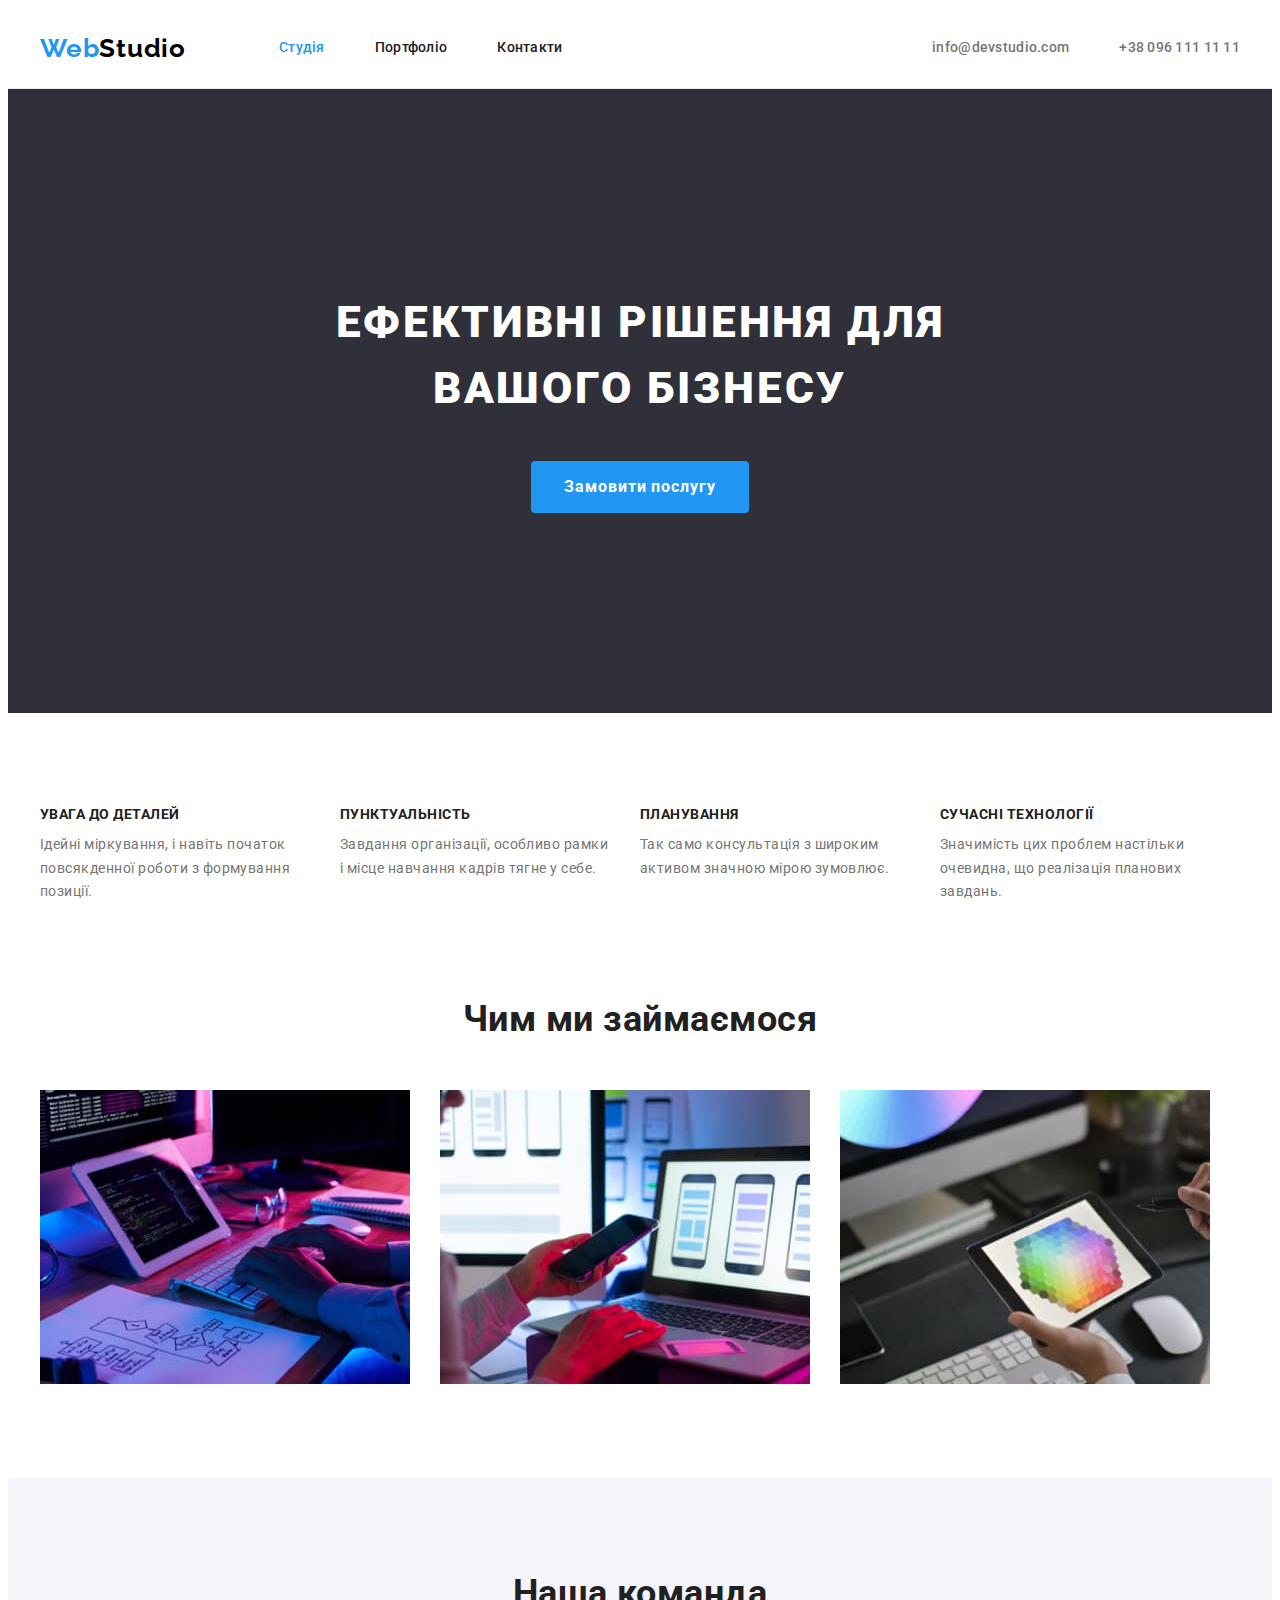
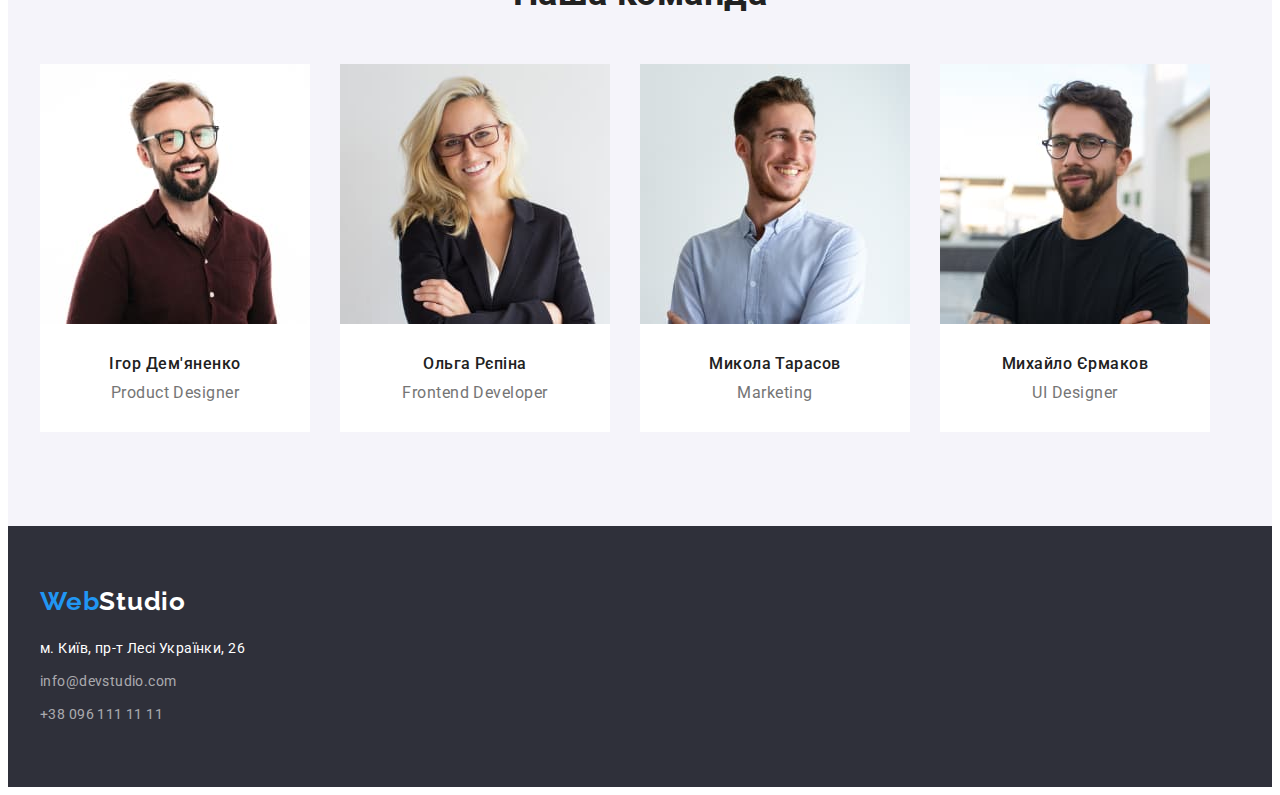
<file: index.html>
<!DOCTYPE html>
<html lang="uk">
  <head>
    <meta charset="UTF-8" />
    <meta http-equiv="X-UA-Compatible" content="IE=edge" />
    <meta name="viewport" content="width=device-width, initial-scale=1.0" />
    <title>Студія</title>
    <link rel="preconnect" href="https://fonts.googleapis.com" />
    <link rel="preconnect" href="https://fonts.gstatic.com" crossorigin />
    <link
      href="https://fonts.googleapis.com/css2?family=Raleway:wght@700&family=Roboto:wght@400;500;700;900&display=swap"
      rel="stylesheet"
    />
    <link
      rel="stylesheet"
      href="https://cdnjs.cloudflare.com/ajax/libs/modern-normalize/1.1.0/modern-normalize.min.css"
      integrity="sha512-wpPYUAdjBVSE4KJnH1VR1HeZfpl1ub8YT/NKx4PuQ5NmX2tKuGu6U/JRp5y+Y8XG2tV+wKQpNHVUX03MfMFn9Q=="
      crossorigin="anonymous"
      referrerpolicy="no-referrer"
    />
    <link rel="stylesheet" href="./css/styles.css" />
  </head>
  <body>
    <header class="header">
      <div class="container">
        <div class="header-nav">
          <nav class="nav">
            <a href="./index.html" lang="en" class="logo"
              >Web<span class="logo-black">Studio</span></a
            >
            <ul class="site-nav">
              <li class="link-nav"><a href="./index.html" class="link-current">Студія</a></li>
              <li class="link-nav"><a href="./portfolio.html" class="link">Портфоліо</a></li>
              <li class="link-nav"><a href="#" class="link">Контакти</a></li>
            </ul>
          </nav>
          <ul class="contact">
            <li class="link-nav">
              <a href="mailto:info@devstudio.com" class="link">info@devstudio.com</a>
            </li>
            <li class="link-nav"><a href="tel:+380961111111" class="link">+38 096 111 11 11</a></li>
          </ul>
        </div>
      </div>
    </header>
    <main>
      <section class="hero">
        <div class="container">
          <h1 class="hero-title">Ефективні рішення для вашого бізнесу</h1>
          <button type="button" class="button-hero">Замовити послугу</button>
        </div>
      </section>
      <section class="preference">
        <div class="container">
          <h2 class="visually-hidden">Наші переваги</h2>
          <ul class="preference-list">
            <li class="preference-paragraph">
              <h3 class="preference-title">Увага до деталей</h3>
              <p>Ідейні міркування, і навіть початок повсякденної роботи з формування позиції.</p>
            </li>
            <li class="preference-paragraph">
              <h3 class="preference-title">Пунктуальність</h3>
              <p>Завдання організації, особливо рамки і місце навчання кадрів тягне у себе.</p>
            </li>
            <li class="preference-paragraph">
              <h3 class="preference-title">Планування</h3>
              <p>Так само консультація з широким активом значною мірою зумовлює.</p>
            </li>
            <li class="preference-paragraph">
              <h3 class="preference-title">Сучасні технології</h3>
              <p>Значимість цих проблем настільки очевидна, що реалізація планових завдань.</p>
            </li>
          </ul>
        </div>
      </section>
      <section class="work">
        <div class="container">
          <h2 class="work-title">Чим ми займаємося</h2>
          <ul class="work-list">
            <li class="work-paragraph">
              <img src="./images/computer.jpg" alt="Людина працює за комп'ютером" width="370" />
            </li>
            <li class="work-paragraph">
              <img
                src="./images/smartphone.jpg"
                alt="Людина працює зі смартфоном і комп'ютером"
                width="370"
              />
            </li>
            <li class="work-paragraph">
              <img src="./images/tablet.jpg" alt="Людина працює з планшетом" width="370" />
            </li>
          </ul>
        </div>
      </section>
      <section class="team">
        <div class="container">
          <h2 class="team-title">Наша команда</h2>
          <ul class="team-list">
            <li class="team-paragraph">
              <img src="./images/prod_designer.jpg" alt="Чоловік в червоній рубашці" width="270" />
              <div class="container-card">
                <h3 class="name">Ігор Дем'яненко</h3>
                <p lang="en">Product Designer</p>
              </div>
            </li>
            <li class="team-paragraph">
              <img src="./images/frontend.jpg" alt="Жінка в чорному піджаку" width="270" />
              <div class="container-card">
                <h3 class="name">Ольга Рєпіна</h3>
                <p lang="en">Frontend Developer</p>
              </div>
            </li>
            <li class="team-paragraph">
              <img src="./images/marketing.jpg" alt="Чоловік в синій рубашці" width="270" />
              <div class="container-card">
                <h3 class="name">Микола Тарасов</h3>
                <p lang="en">Marketing</p>
              </div>
            </li>
            <li class="team-paragraph">
              <img src="./images/ui_designer.jpg" alt="Чоловік в чорній футболці" width="270" />
              <div class="container-card">
                <h3 class="name">Михайло Єрмаков</h3>
                <p lang="en">UI Designer</p>
              </div>
            </li>
          </ul>
        </div>
      </section>
    </main>
    <footer>
      <div class="container">
        <a href="./index.html" lang="en" class="logo-footer"
          >Web<span class="logo-white">Studio</span></a
        >
        <address class="address">
          <ul>
            <li class="link-footer">
              <a
                class="map"
                href="https://goo.gl/maps/W8Mo3k8APGKfxBTi7"
                target="_blank"
                rel="noopener noreferrer nofollow"
              >
                <span>м. Київ, пр-т Лесі Українки, 26</span></a
              >
            </li>
            <li class="link-footer">
              <a href="mailto:info@devstudio.com" lang="en" class="contact-footer"
                >info@devstudio.com</a
              >
            </li>
            <li class="link-footer">
              <a href="tel:+380961111111" class="contact-footer">+38 096 111 11 11</a>
            </li>
          </ul>
        </address>
      </div>
    </footer>
  </body>
</html>
</file>
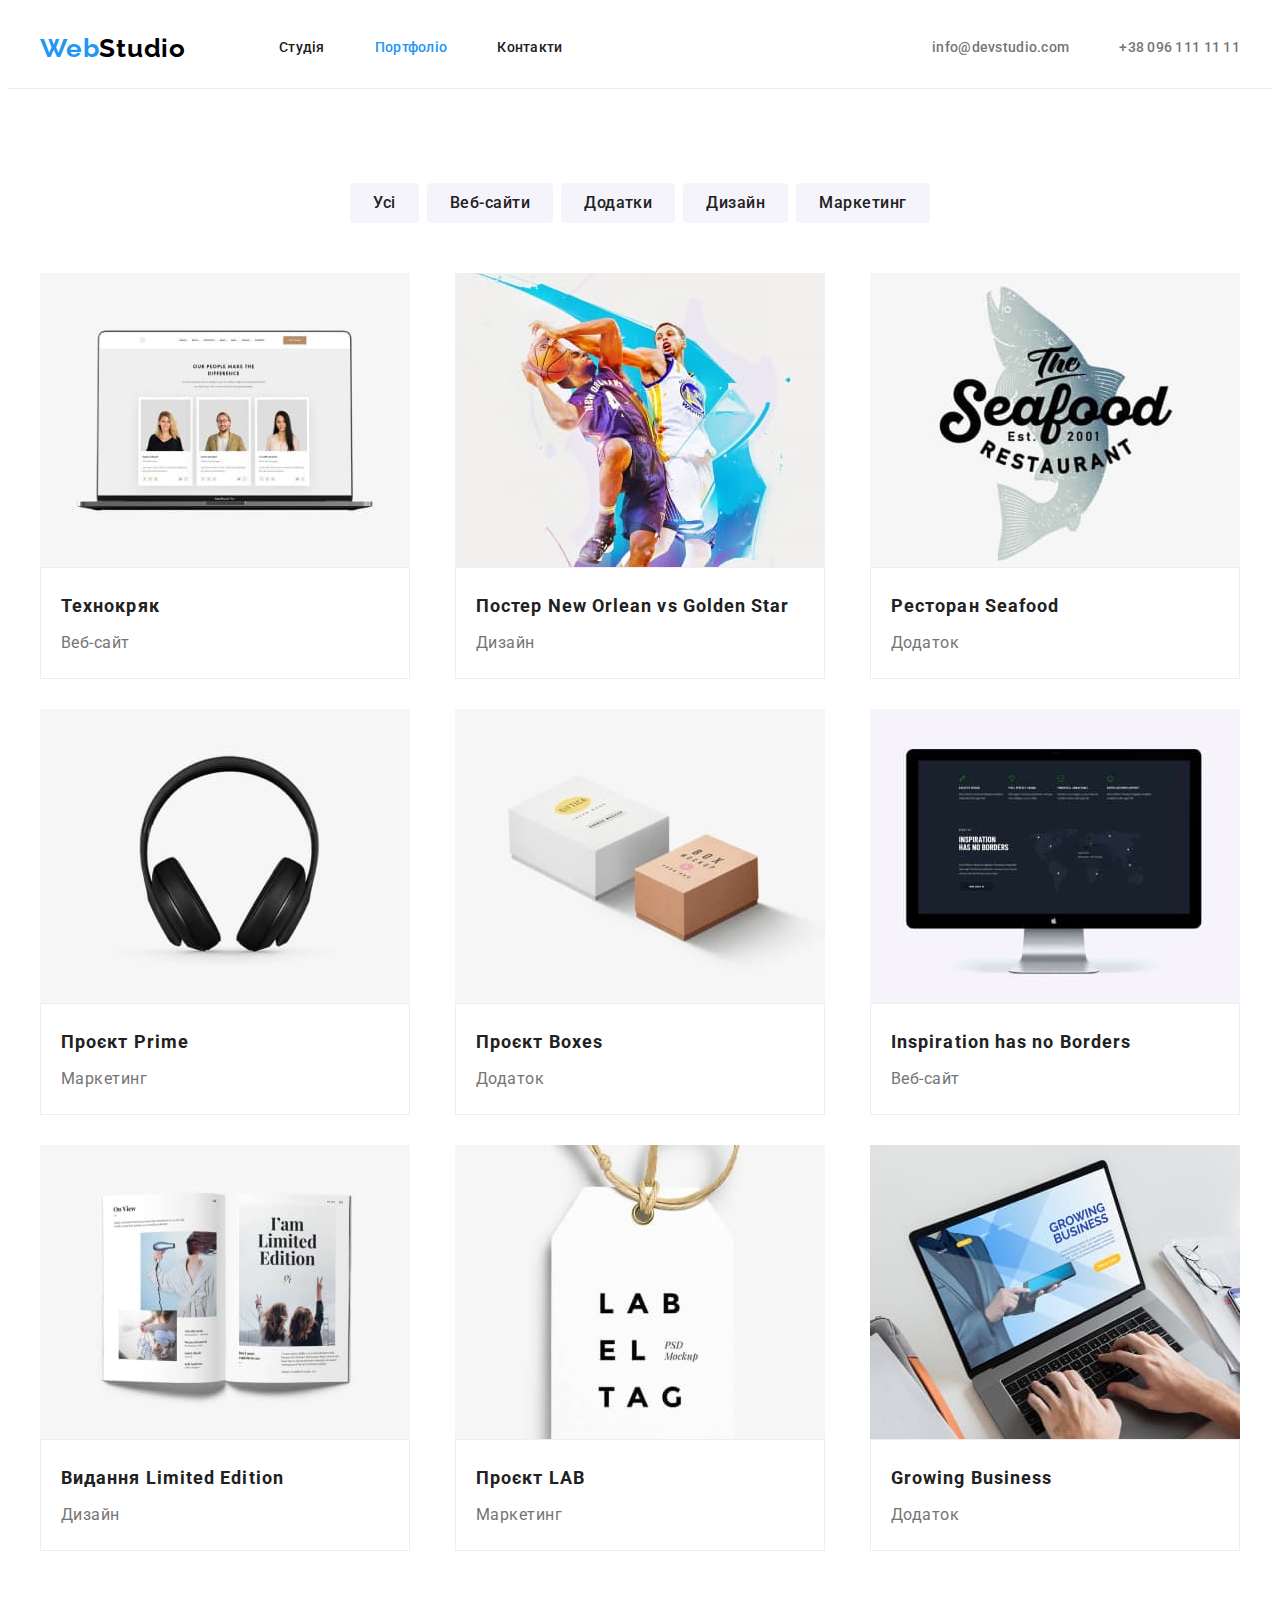
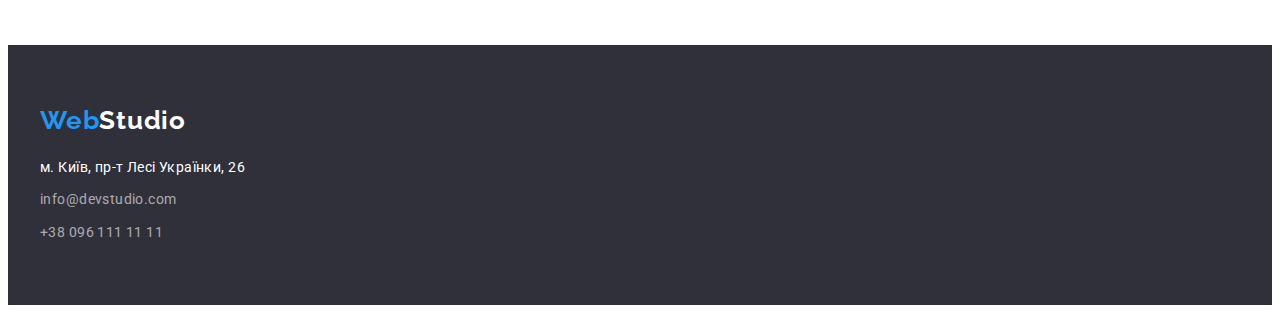
<file: portfolio.html>
<!DOCTYPE html>
<html lang="uk">
  <head>
    <meta charset="UTF-8" />
    <meta http-equiv="X-UA-Compatible" content="IE=edge" />
    <meta name="viewport" content="width=device-width, initial-scale=1.0" />
    <title>Портфоліо</title>
    <link rel="preconnect" href="https://fonts.googleapis.com" />
    <link rel="preconnect" href="https://fonts.gstatic.com" crossorigin />
    <link
      href="https://fonts.googleapis.com/css2?family=Raleway:wght@700&family=Roboto:wght@400;500;700;900&display=swap"
      rel="stylesheet"
    />
    <link
      rel="stylesheet"
      href="https://cdnjs.cloudflare.com/ajax/libs/modern-normalize/1.1.0/modern-normalize.min.css"
      integrity="sha512-wpPYUAdjBVSE4KJnH1VR1HeZfpl1ub8YT/NKx4PuQ5NmX2tKuGu6U/JRp5y+Y8XG2tV+wKQpNHVUX03MfMFn9Q=="
      crossorigin="anonymous"
      referrerpolicy="no-referrer"
    />
    <link rel="stylesheet" href="./css/styles.css" />
  </head>
  <body>
    <header class="header">
      <div class="container">
        <div class="header-nav">
          <nav class="nav">
            <a href="./index.html" lang="en" class="logo"
              >Web<span class="logo-black">Studio</span></a
            >
            <ul class="site-nav">
              <li class="link-nav"><a href="./index.html" class="link">Студія</a></li>
              <li class="link-nav">
                <a href="./portfolio.html" class="link-current">Портфоліо</a>
              </li>
              <li class="link-nav"><a href="#" class="link">Контакти</a></li>
            </ul>
          </nav>
          <ul class="contact">
            <li class="link-nav">
              <a href="mailto:info@devstudio.com" class="link">info@devstudio.com</a>
            </li>
            <li class="link-nav"><a href="tel:+380961111111" class="link">+38 096 111 11 11</a></li>
          </ul>
        </div>
      </div>
    </header>
    <main>
      <section class="section">
        <div class="container">
          <h1 class="visually-hidden">Портфоліо</h1>
          <h2 class="visually-hidden">Фільтр</h2>
          <ul class="filter">
            <li class="filter-liste"><button type="button" class="button">Усі</button></li>
            <li class="filter-liste"><button type="button" class="button">Веб-сайти</button></li>
            <li class="filter-liste"><button type="button" class="button">Додатки</button></li>
            <li class="filter-liste"><button type="button" class="button">Дизайн</button></li>
            <li class="filter-liste"><button type="button" class="button">Маркетинг</button></li>
          </ul>
          <h2 class="visually-hidden">Список робіт</h2>
          <ul class="list-work">
            <li>
              <img
                src="./images/project1.jpg"
                alt="Макбук із зображенням трьох людей"
                width="370"
              />
              <div class="container-work">
                <h3 class="title-list">Технокряк</h3>
                <p>Веб-сайт</p>
              </div>
            </li>
            <li>
              <img src="./images/project2.jpg" alt="Два баскетболіста з м'ячем" width="370" />
              <div class="container-work">
                <h3 class="title-list">Постер New Orlean vs Golden Star</h3>
                <p>Дизайн</p>
              </div>
            </li>
            <li>
              <img src="./images/project3.jpg" alt="Логотип ресторану" width="370" />
              <div class="container-work">
                <h3 class="title-list">Ресторан Seafood</h3>
                <p>Додаток</p>
              </div>
            </li>
            <li>
              <img src="./images/project4.jpg" alt="Чорні навушники" width="370" />
              <div class="container-work">
                <h3 class="title-list">Проєкт Prime</h3>
                <p>Маркетинг</p>
              </div>
            </li>
            <li>
              <img src="./images/project5.jpg" alt="Дві картонні коробки" width="370" />
              <div class="container-work">
                <h3 class="title-list">Проєкт Boxes</h3>
                <p>Додаток</p>
              </div>
            </li>
            <li>
              <img src="./images/project6.jpg" alt="Монітор із зображенням сайту" width="370" />
              <div class="container-work">
                <h3 class="title-list">Inspiration has no Borders</h3>
                <p>Веб-сайт</p>
              </div>
            </li>
            <li>
              <img src="./images/project7.jpg" alt="Глянцевий журнал" width="370" />
              <div class="container-work">
                <h3 class="title-list">Видання Limited Edition</h3>
                <p>Дизайн</p>
              </div>
            </li>
            <li>
              <img src="./images/project8.jpg" alt="Бірка" width="370" />
              <div class="container-work">
                <h3 class="title-list">Проєкт LAB</h3>
                <p>Маркетинг</p>
              </div>
            </li>
            <li>
              <img src="./images/project9.jpg" alt="Людина працює за ноутбуком" width="370" />
              <div class="container-work">
                <h3 class="title-list">Growing Business</h3>
                <p>Додаток</p>
              </div>
            </li>
          </ul>
        </div>
      </section>
    </main>
    <footer>
      <div class="container">
        <a href="./index.html" lang="en" class="logo-footer"
          >Web<span class="logo-white">Studio</span></a
        >
        <address class="address">
          <ul>
            <li class="link-footer">
              <a
                class="map"
                href="https://goo.gl/maps/W8Mo3k8APGKfxBTi7"
                target="_blank"
                rel="noopener noreferrer nofollow"
              >
                <span>м. Київ, пр-т Лесі Українки, 26</span></a
              >
            </li>
            <li class="link-footer">
              <a href="mailto:info@devstudio.com" lang="en" class="contact-footer"
                >info@devstudio.com</a
              >
            </li>
            <li class="link-footer">
              <a href="tel:+380961111111" class="contact-footer">+38 096 111 11 11</a>
            </li>
          </ul>
        </address>
      </div>
    </footer>
  </body>
</html>
</file>
<file: css/styles.css>
:root {
--title-text-color: #212121; 
--primary-text-color: #757575; 
--accent-text-color: #2196F3;
--primary-white-color: #FFFFFF;
--secondary-white-color: #F5F5F5;
--tertiary-white-color: #F5F4FA;
--primary-dark-color: #2F303A;
--contact-footer-color: rgba(255, 255, 255, 0.6);
--logo-black-color: #000000;
}

body {
    font-family: 'Roboto', sans-serif;
    color: var(--primary-text-color);
    font-weight: 400;
    letter-spacing: 0.03em;
}
ul {
    list-style: none;
}
h1, h2, h3, h4, h5, h6, p, ul {
    margin: 0;
    padding: 0;
}
.container {
    width: 1200px;
    margin: 0 auto;
    padding: 0 15px;
}
.section,
.team,
.preference,
.work {
padding: 94px 0;
}
/* хєдєр */
.header {
    background-color:var(--primary-white-color);
    font-weight: 500;
    font-size: 14px;
    line-height: 1.14;
    letter-spacing: 0.02em;
    border-bottom:1px solid rgba(236, 236, 236, 1);
}
.header-nav{
        display: flex;
        align-items: center;
        justify-content: space-between;
    }
.nav{
    display: flex;
    align-items: center;
    justify-content: space-between;
}
.site-nav {
    display: flex;
    align-items: center;
    justify-content: space-between;
}
.link-nav:not(:last-child){
    margin-right: 50px;
}
.contact {
    display: flex;
    align-items: center;
    justify-content: space-between;
}
.site-nav .link{
    display: block;
    padding: 32px 0;
    color: var(--title-text-color);
    text-decoration: none;
}
.site-nav :hover,
.site-nav :focus {
    color: var(--accent-text-color);
}
.link-current {
    display: block;
    padding: 32px 0;
    color: var(--accent-text-color);
    text-decoration: none;
}
.contact .link{
    display: block;
    padding: 32px 0;
    color: var(--primary-text-color);
    text-decoration: none;
}
.contact :hover,
.contact :focus {
    color: var(--accent-text-color);
}
.logo, .logo-black {
    font-family: 'Raleway', sans-serif;
    font-weight: 700;
    font-size: 26px;
    line-height: 1.19;
    letter-spacing: 0.03em;
}
.logo {
    color: var(--accent-text-color);
    text-decoration: none;
    margin-right: 93px;
}
.logo-black {
    color: var(--logo-black-color);
}
/* мєйн */
.hero {
    background-color: var(--primary-dark-color);
    padding: 200px 0;
    text-align: center;  
}
.hero-title{
    width: 696px;
    margin: 0 auto;
    margin-bottom: 40px;
    color: var(--primary-white-color);
    font-weight: 900;
    font-size: 44px;
    line-height: 1.5;
    letter-spacing: 0.06em;
    text-transform: uppercase;
}
.button-hero {
    padding: 10px 32px;
    font-family: inherit;
    background-color: var(--accent-text-color);
    color: var(--primary-white-color);
    font-weight: 700;
    font-size: 16px;
    line-height: 1.87;
    letter-spacing: 0.06em;
    text-align: center;
    border-radius: 4px;
    border: 1px solid transparent;
    cursor: pointer;
}
.preference {
    padding: 94px 0 0;
}
.preference-list{
    display: flex;
}
.preference-paragraph{
    width: 270px;
}
.preference-paragraph:not(:last-child){
    margin-right: 30px;
}
.preference,
.work {
    background-color: var(--primary-white-color);
}
.preference{
    font-size: 14px;
    line-height: 1.7;
}
.preference-title {
    color: var(--title-text-color);
    font-weight: 700;
    font-size: 14px;
    line-height: 1.14;
    text-transform: uppercase;
    margin-bottom: 10px;
}
.work-title,
.team-title{
    color: var(--title-text-color);
    font-weight: 700;
    font-size: 36px;
    line-height: 1.17;
    text-align: center;
    margin-bottom: 50px;
}
.work-list {
    display: flex;
}
.work-paragraph:not(:last-child) {
    margin-right: 30px;
}
.name{
    color: var(--title-text-color);
    font-weight: 500;
    font-size: 16px;
    line-height: 1.19;
    margin-bottom: 10px;
}
.team-list{
    display: flex;
    gap: 30px;
}
.container-card {
    padding: 30px;
    text-align: center;
    background: var(--primary-white-color);
    /* box-shadow: 0px 1px 3px rgba(0, 0, 0, 0.12), 0px 1px 1px rgba(0, 0, 0, 0.14), 0px 2px 1px rgba(0, 0, 0, 0.2);
    border-radius: 0px 0px 4px 4px; */
}
.team{
    background-color: var(--tertiary-white-color);
    font-size: 16px;
    line-height: 1.19;
}
/* футер */
footer {
    background-color: var(--primary-dark-color);
    padding: 60px 0;
}
.logo-footer,
.logo-white {
    font-family: 'Raleway', sans-serif;
    font-weight: 700;
    font-size: 26px;
    line-height: 1.19;
    letter-spacing: 0.03em;
}
.logo-footer {
    color: var(--accent-text-color);
    text-decoration: none;
    display: block;
    margin-bottom: 20px;
}
.logo-white {
    color: var(--primary-white-color);
}
.address {
    font-style: normal;
    font-weight: 400;
    font-size: 14px;
    line-height: 1.7;
    letter-spacing: 0.03em;
    cursor: pointer;
}
.map {
    color: var(--primary-white-color);
    text-decoration: none;
}
.link-footer:not(:last-child){
    margin-bottom: 9px;
}
.contact-footer {
    color: var(--contact-footer-color);
    text-decoration: none;
}
.address :hover,
.address :focus {
    color: var(--accent-text-color);
}
/* portfolio */
.portfolio {
    background-color: var(--primary-white-color);
}
.filter {
    display: flex;
    justify-content: center;
    margin-bottom: 50px;
}
.filter-liste:not(:last-child) {
    margin-right: 8px;
}
.button {
    font-family: 'Roboto', sans-serif;
    color: var(--title-text-color);
    background-color: var(--tertiary-white-color);
    font-weight: 500;
    font-size: 16px;
    line-height: 1.62;
    letter-spacing: 0.03em;
    text-align: center;
    padding: 6px 22px;
    border-radius: 4px;
    cursor: pointer;
    border: 1px solid transparent;
}
.filter .button:hover,
.filter .button:focus {
    color: var(--primary-white-color);
    background-color: var(--accent-text-color);
}
.list-work{
    display: flex;
    justify-content: space-between;
    flex-wrap: wrap;
    gap: 30px;
}
.list-work {
    font-size: 16px;
    line-height: 1.87;
}
.container-work {
    padding: 20px;
    background: var(--primary-white-color);
    border: 1px solid #EEEEEE;
}
.title-list {
    color: var(--title-text-color);
    font-weight: 700;
    font-size: 18px;
    line-height: 2;
    letter-spacing: 0.06em;
    margin-bottom: 4px;
}
img {
    display: block;
    max-width: 100%;
    height: auto;
}

.visually-hidden {
    position: absolute;
    white-space: nowrap;
    width: 1px;
    height: 1px;
    overflow: hidden;
    border: 0;
    padding: 0;
    clip: rect(0 0 0 0);
    clip-path: inset(50%);
    margin: -1px;
}
</file>
